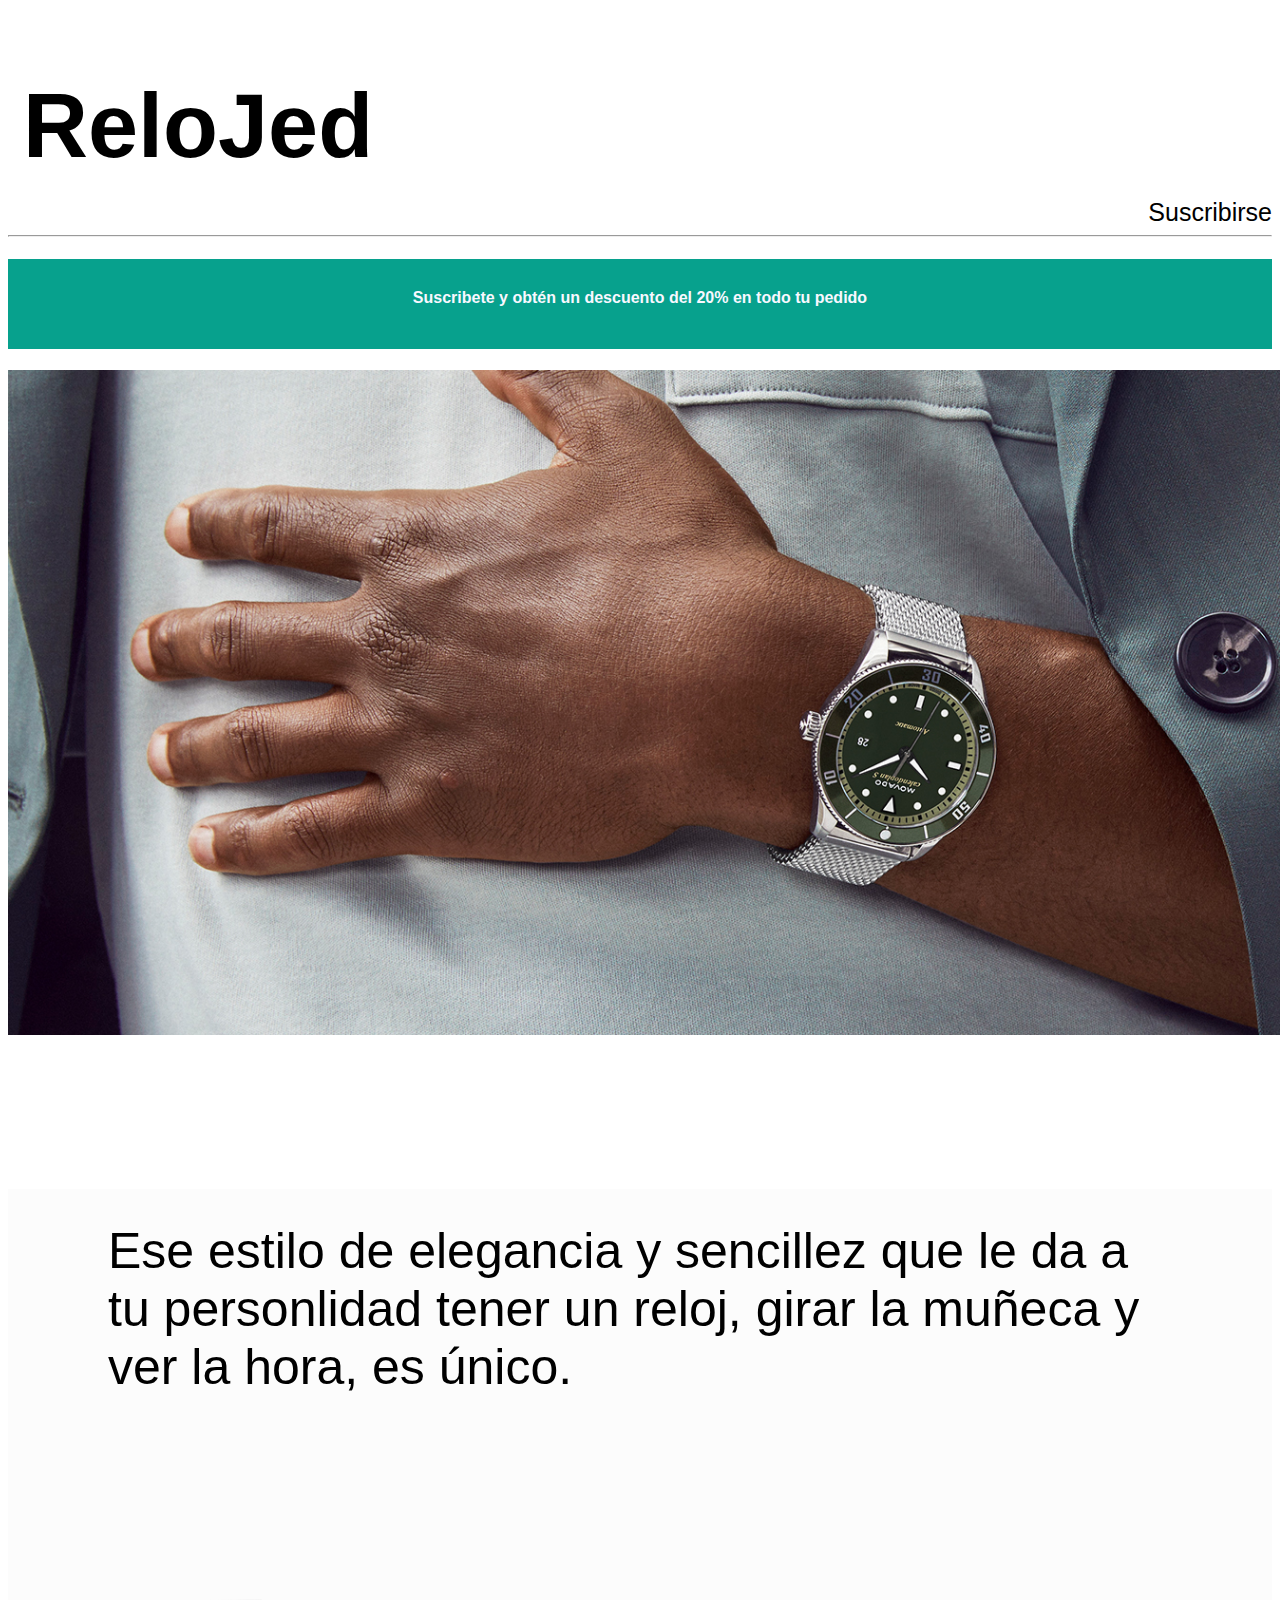
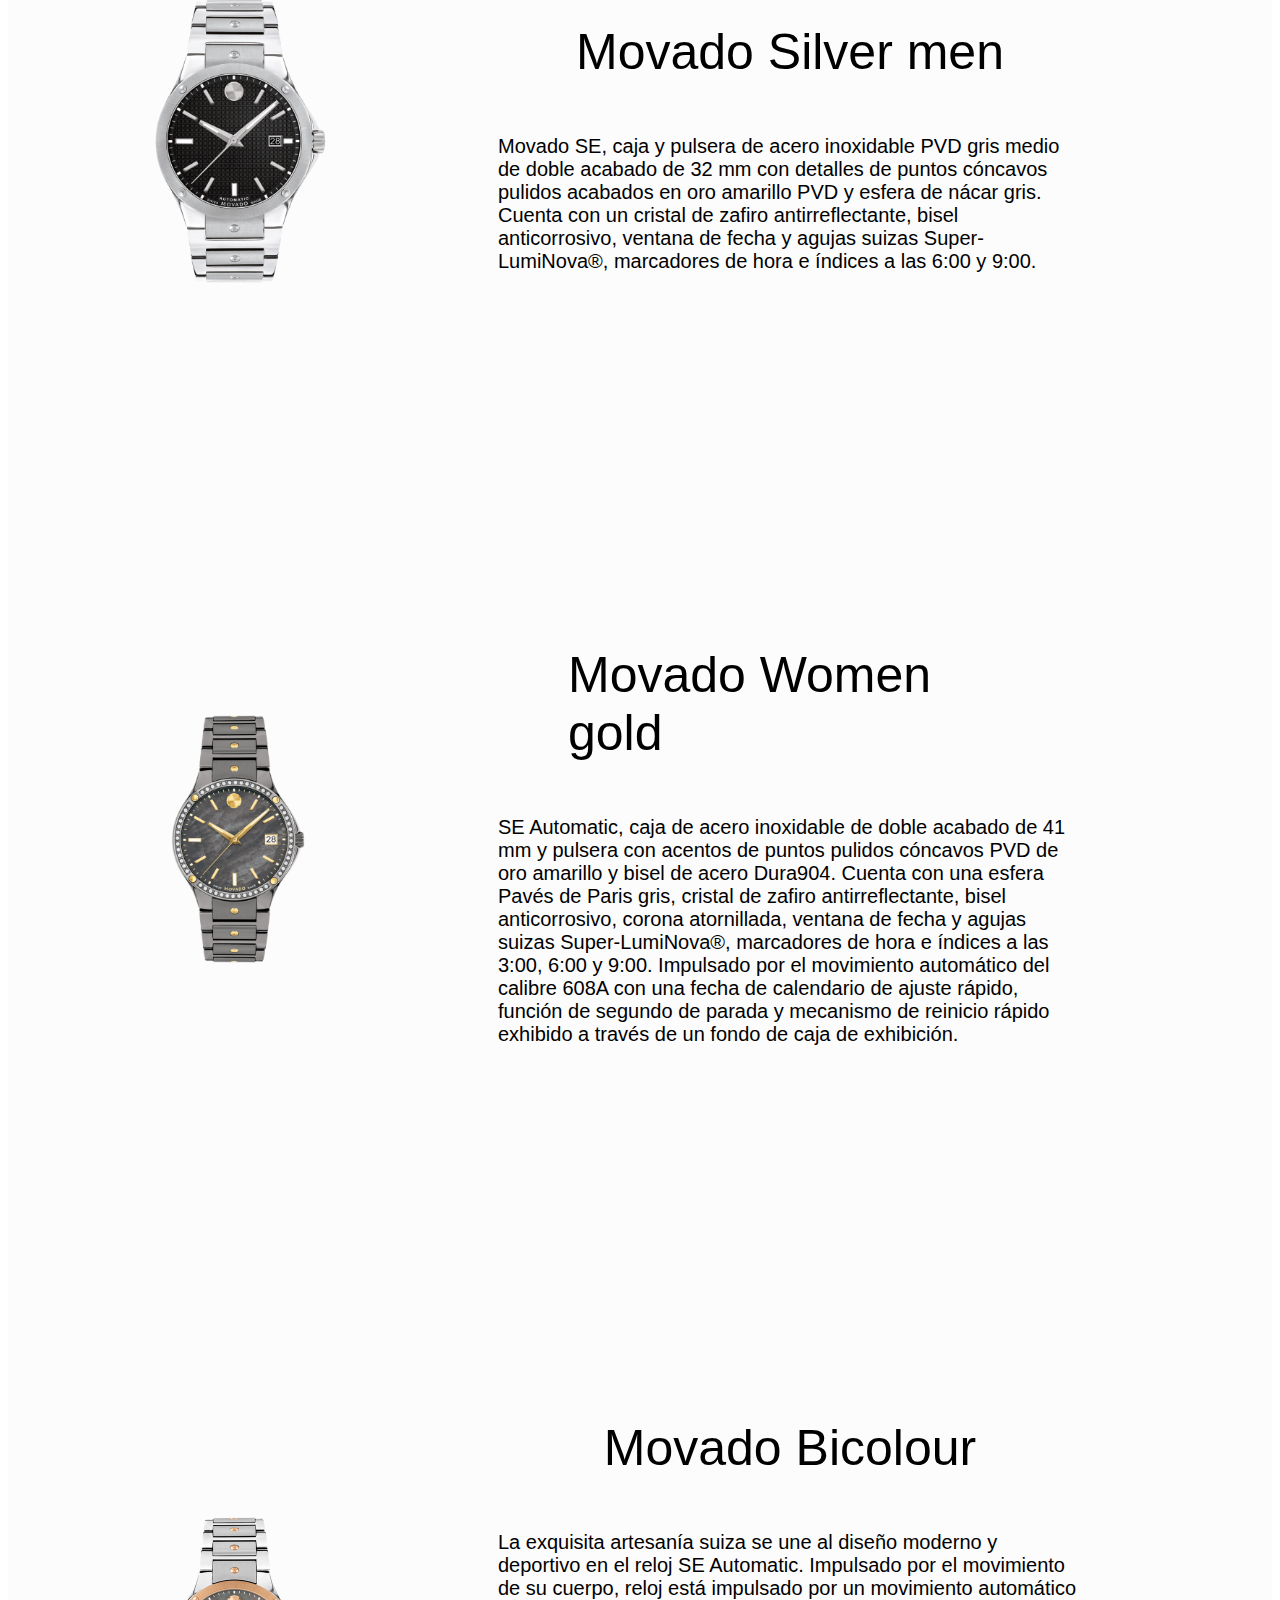
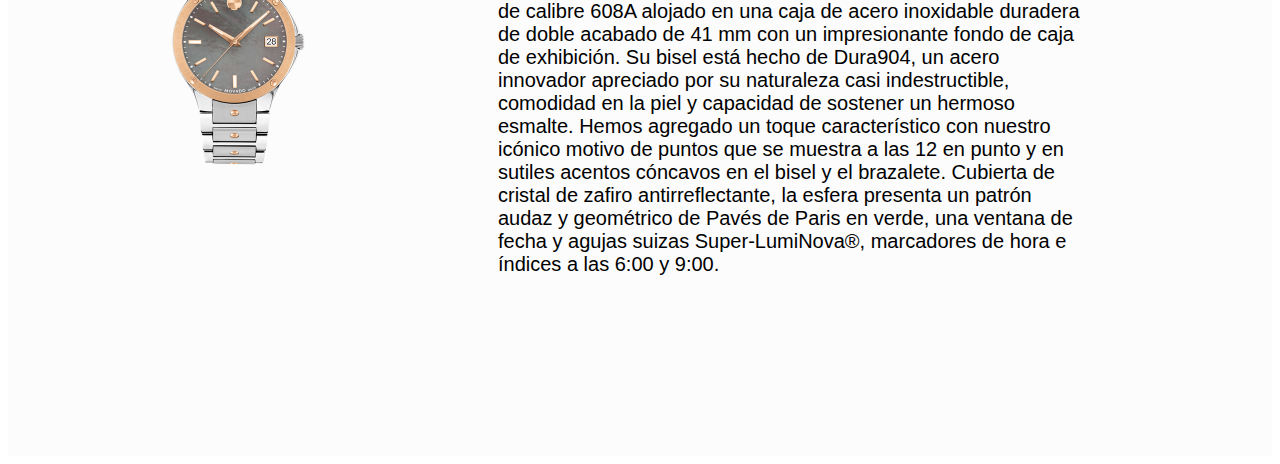
<file: index.html>
<!DOCTYPE html>
<html>
    <head>
        <meta charset="UTF-8">
        <meta http-equiv="X-UA-Compatible" content="IE=edge">
        <meta name="viewport" content="width=device-width, initial-scale=1.0">
        <title>ReloJed</title>
        <link rel="stylesheet" href="styles.css">
    </head>

<body>
    <h1 class="trl">ReloJed</h1>  
    <div class="subc">
        <a href="sesion.html">Suscribirse</a> 
    </div>
    <hr> 
    <h4>Suscribete y obtén un descuento del 20% en todo tu pedido</h4>
      
    <img src="portadaReloj.jpg" width="1900" alt="">

   
    <div class="imgr"> 
        <h1>
            Ese estilo de elegancia y sencillez que le da a tu personlidad tener un reloj, 
            girar la muñeca y ver la hora, 
            es único.
        </h1>
        <div>
            <img src="r1.png" alt="">
            <div class="m1">
                <h1>
                    Movado Silver men
                </h1>
                <p>Movado SE, caja y pulsera de acero inoxidable PVD gris medio de doble acabado de 32 mm con detalles de puntos cóncavos pulidos acabados en oro amarillo PVD y esfera de nácar gris. 
                    Cuenta con un cristal de zafiro antirreflectante, 
                    bisel anticorrosivo, ventana de fecha y agujas suizas Super-LumiNova®, marcadores de hora e índices a las 6:00 y 9:00.</p>
            </div>
        </div>

        <div>
            <img src="r2.png" alt="">
            <div class="m1">
                <h1>
                    Movado Women gold
                </h1>
                <p> SE Automatic, caja de acero inoxidable de doble acabado de 41 mm y pulsera con acentos de puntos pulidos cóncavos PVD de oro amarillo y bisel de acero Dura904. 
                Cuenta con una esfera Pavés de Paris gris, cristal de zafiro antirreflectante, bisel anticorrosivo, corona atornillada, ventana de fecha y agujas suizas Super-LumiNova®, marcadores de hora e índices a las 3:00, 6:00 y 9:00. Impulsado por el movimiento automático del calibre 608A con una fecha de calendario de ajuste rápido, 
                función de segundo de parada y mecanismo de reinicio rápido exhibido a través de un fondo de caja de exhibición.</p>
            </div>
        </div>

        <div>        
            <img src="r3.png" alt="">
            <div class="m1">
                <h1>
                    Movado Bicolour
                </h1>
                <p>
                    La exquisita artesanía suiza se une al diseño moderno y deportivo en el reloj SE Automatic. Impulsado por el movimiento de su cuerpo, 
                     reloj está impulsado por un movimiento automático de calibre 608A alojado en una caja de acero inoxidable duradera de doble acabado de 41 mm con un impresionante fondo de caja de exhibición. Su bisel está hecho de Dura904, un acero innovador apreciado por su naturaleza casi indestructible, comodidad en la piel y capacidad de sostener un hermoso esmalte. Hemos agregado un toque característico con nuestro icónico motivo de puntos que se muestra a las 12 en punto y en sutiles acentos cóncavos en el bisel y el brazalete. Cubierta de cristal de zafiro antirreflectante, la esfera presenta un patrón audaz y geométrico de Pavés de Paris en verde, una ventana de fecha y agujas suizas Super-LumiNova®, 
                    marcadores de hora e índices a las 6:00 y 9:00.
                </p>
            </div>
        </div>
    </div>
    


    </body>
</html>
</file>
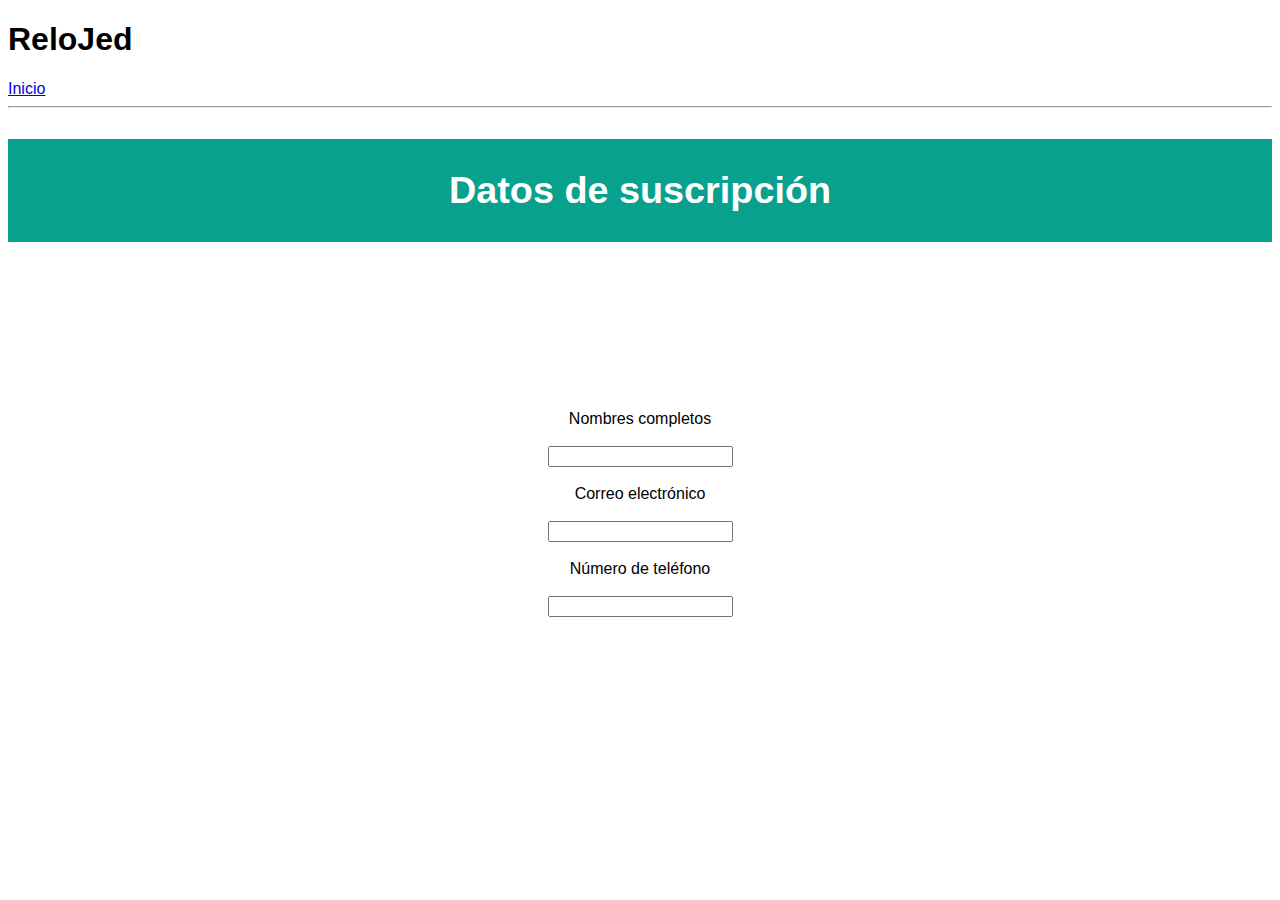
<file: sesion.html>
<!DOCTYPE html>
<html lang="en">
<head>
    <meta charset="UTF-8">
    <meta http-equiv="X-UA-Compatible" content="IE=edge">
    <meta name="viewport" content="width=device-width, initial-scale=1.0">
    <title>Subscribete</title>
    <link rel="stylesheet" href="styles.css">
</head>
<body>
    <h1>ReloJed</h1> 
             
        <a href="index.html">Inicio</a> 
   
    <hr>
    <h2>
        Datos de suscripción
    </h2>
    <form  class="dts">
        <label>Nombres completos</label><br>
        <input type="text" name="Nombre"><br>

        <label>Correo electrónico</label><br>
        <input type="email" name="email"><br>

        <label>Número de teléfono</label><br>
        <input type="int" name="Número"><br>
    </form>

    
</body>
</html>
</file>
<file: styles.css>
*{
    margin: 2;
}


body{
    background-color:white;
    font-family: sans-serif;
}
a{
    
}

.trl{
    padding: 15px;
    margin-bottom: 5px;
    font-size: 90px;
    

}

h2{
    color:white;
    background-color:rgb(7, 161, 141) ;
    margin-bottom: 30px;
    padding: 30px;
    font-size: 1cm;
    text-align: center;
}


h4{
    color: ghostwhite;
    background-color:rgb(7, 161, 141);
    width: auto;
    text-align: center;
    height: 30px;
    padding-top: 30px;
    padding-bottom: 30px;

}

p{
    font-weight: bolder;
}

.imgr img{
    width:300px ;
    height: 300px;

}

.imgr{
    background-color: rgb(252, 252, 252);
    display: flex;
    flex-direction: column;
    margin-top: 150px;
}

.imgr div{
        display: flex;    
        justify-content: center;
        align-items: center;
        margin:80px ;
}

.dts{
    display: flex;
    justify-content: center;
    align-items: center;
    height: 500px;
    flex-direction: column;
}

.m1{
    display: flex;
    flex-direction: column;
}
.imgr h1{
    margin-left:  100px;
    margin-right: 100px;
    font-size: 50px;
    font-weight: 200;
}
.subc{
    width: 100%;
    display: flex;
    justify-content: flex-end;

}

.subc a{
    text-decoration: none;
    color: black;
    font-size: 25px; 

}

.m1 p{
    font-size: 20px;
    font-weight: 100;
    margin-left: 30px;
    margin-right: 30px;
    
}
</file>
